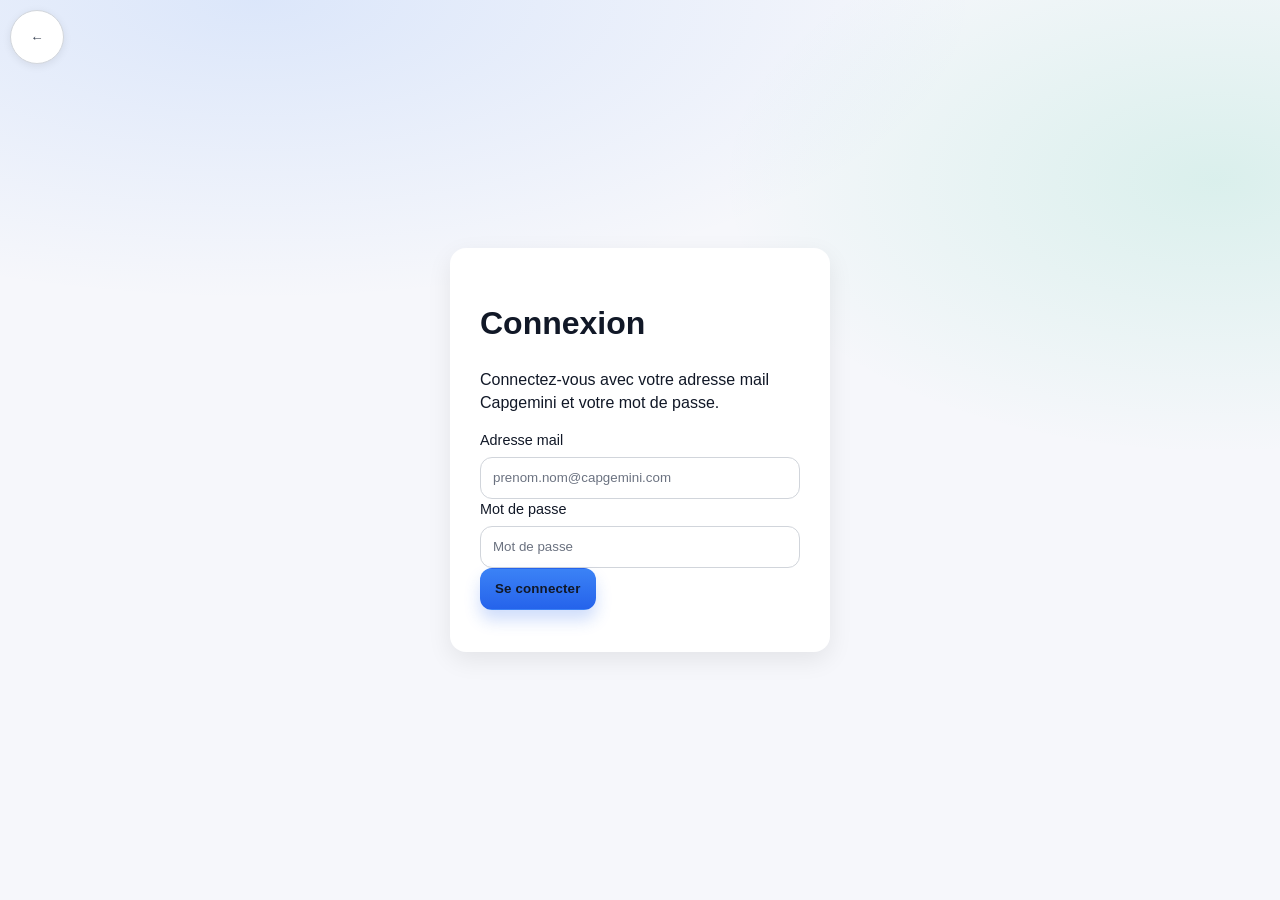
<file: frontend/index.html>
<!DOCTYPE html>
<html lang="fr">
<head>
    <meta charset="UTF-8">
    <title>Accueil — Cartographie DBA</title>
    <link rel="stylesheet" href="style.css">
</head>
<body>



<header>
  <div class="topbar">
    <h1>Cartographie des compétences DBA</h1>

    <div class="user-area">
      <span id="user-badge" class="pill"></span>

      <button id="switch-user-btn" type="button" class="btn btn-secondary btn-small">
        Changer d'utilisateur
      </button>

      <button id="logout-btn" type="button" class="btn btn-ghost btn-small">
        Déconnexion
      </button>
    </div>
  </div>

  <nav>
    <a href="index.html" class="active">Accueil</a>
    <a href="profils.html">Profils</a>
    <a href="recherche.html">Recherche</a>
    <a href="gestion.html">Gestion</a>
    <a href="utilisateurs.html" class="admin-only">Utilisateurs</a>
    <a href="validation.html" class="admin-only">Validation</a>
    <a href="synthese.html">Synthèse</a>
    <a href="historique.html">Historique</a>
    <a href="questionnaire.html">Questionnaire</a>
  </nav>
</header>




<main>
  <!-- HERO / INTRO -->
  <section class="card">
    <h2>Bienvenue 👋</h2>
    <p class="muted">
      Cet outil permet de cartographier les compétences de l’équipe DBA, d’identifier rapidement les profils adaptés
      à un besoin projet, et de suivre l’évolution des compétences (workflow de demande / validation / historique).
    </p>

    <div class="divider"></div>

    <div class="actions">
      <a class="btn btn-primary" href="profils.html">Voir les profils</a>
      <a class="btn btn-secondary" href="recherche.html">Rechercher un profil</a>
      <a class="btn btn-ghost admin-only" href="validation.html">Validation manager</a>
      <a class="btn btn-ghost" href="synthese.html">Synthèse équipe</a>
      <a class="btn btn-ghost" href="historique.html">Historique</a>
    </div>
  </section>

  <!-- INDICATEURS CLÉS -->
  <section class="card">
    <h2>Indicateurs clés</h2>
    <div id="kpi-info" class="muted" style="margin-bottom:10px;">Chargement…</div>

    <div class="grid-3">
      <div class="kpi">
        <h3>Oracle — niveau 3</h3>
        <div class="value" id="kpi-oracle-n3">-</div>
        <div class="sub">Personnes expertes actives</div>
      </div>

      <div class="kpi">
        <h3>PostgreSQL — niveau 3</h3>
        <div class="value" id="kpi-postgresql-n3">-</div>
        <div class="sub">Personnes expertes actives</div>
      </div>

      <div class="kpi">
        <h3>MySQL — niveau 3</h3>
        <div class="value" id="kpi-mysql-n3">-</div>
        <div class="sub">Personnes expertes actives</div>
      </div>

      <div class="kpi">
        <h3>Personnes</h3>
        <div class="value" id="kpi-total-personnes">-</div>
        <div class="sub">Membres cartographiés</div>
      </div>

      <div class="kpi">
        <h3>Technologies</h3>
        <div class="value" id="kpi-total-technos">-</div>
        <div class="sub">Référencées dans le catalogue</div>
      </div>
    </div>
  </section>

  <!-- CARTES D’ACCÈS RAPIDE -->
  <section class="card">
    <h2>Accès rapide</h2>
    <p class="muted" style="margin-top:-4px;">
      Commence par l’action que tu veux réaliser.
    </p>

    <div class="form-grid" style="grid-template-columns: repeat(3, minmax(220px, 1fr)); align-items:stretch;">
      <div class="card" style="margin:0;">
        <h3 class="mt-0">Profils</h3>
        <p class="muted mb-2">Consulter les compétences d’une personne et soumettre des demandes.</p>
        <a class="btn btn-secondary" href="profils.html">Ouvrir</a>
      </div>

      <div class="card" style="margin:0;">
        <h3 class="mt-0">Recherche</h3>
        <p class="muted mb-2">Trouver les meilleurs profils selon des prérequis (scoring).</p>
        <a class="btn btn-secondary" href="recherche.html">Ouvrir</a>
      </div>

      <div class="card" style="margin:0;">
        <h3 class="mt-0">Synthèse</h3>
        <p class="muted mb-2">Visualiser la couverture de l’équipe par techno / contexte.</p>
        <a class="btn btn-secondary" href="synthese.html">Ouvrir</a>
      </div>
    </div>
  </section>

</main>


<footer>
    <p>Cartographie des compétences DBA</p>
</footer>


<script src="common.js"></script>
<script>

// ✅ Indicateurs clés
function fetchJson(url, options = {}) {
  return fetch(url, {
    ...options,
    headers: {
      ...(options.headers || {}),
      "Content-Type": "application/json",
      "X-User": currentUser
    }
  }).then(async res => {
    const text = await res.text().catch(() => "");
    if (!res.ok) throw new Error(text || `HTTP ${res.status}`);
    return text ? JSON.parse(text) : null;
  });
}

async function loadKpis() {
  const info = document.getElementById("kpi-info");
  try {
    const [niveau3, personnes, technos] = await Promise.all([
      fetchJson(`${API_BASE_URL}/stats/niveau3-par-categorie?category=Oracle&category=PostgreSQL&category=MySQL`),
      fetchJson(`${API_BASE_URL}/personnes`),
      fetchJson(`${API_BASE_URL}/ref/technos`)
    ]);

    const parCategorie = {};
    (niveau3 || []).forEach(row => { parCategorie[row.category] = row.personnes; });

    document.getElementById("kpi-oracle-n3").textContent = parCategorie["Oracle"] ?? 0;
    document.getElementById("kpi-postgresql-n3").textContent = parCategorie["PostgreSQL"] ?? 0;
    document.getElementById("kpi-mysql-n3").textContent = parCategorie["MySQL"] ?? 0;
    document.getElementById("kpi-total-personnes").textContent = (personnes || []).length;
    document.getElementById("kpi-total-technos").textContent = (technos || []).length;

    info.textContent = "Calculés en temps réel depuis la base.";
  } catch (err) {
    info.textContent = "Impossible de charger les indicateurs.";
  }
}

loadKpis();

// ✅ Actions : changer d'utilisateur / déconnexion
const switchBtn = document.getElementById("switch-user-btn");
if (switchBtn) {
  switchBtn.addEventListener("click", () => {

    window.location.href = "login.html";
  });
}

const logoutBtn = document.getElementById("logout-btn");
if (logoutBtn) {
  logoutBtn.addEventListener("click", () => {
    sessionStorage.removeItem("currentUser");
    sessionStorage.removeItem("currentRole");
    window.location.href = "login.html";
  });
}


</script>

</body>
</html>
</file>
<file: frontend/style.css>
/* =========================================================
   Cartographie DBA — UI Kit (v2)
   Objectif : ergonomie + lisibilité + cohérence visuelle
   Auteur : refonte Copilot
   ========================================================= */

/* -----------------------------
   0) Reset / base
----------------------------- */
*,
*::before,
*::after {
  box-sizing: border-box;
}

html {
  -webkit-text-size-adjust: 100%;
  text-size-adjust: 100%;
}

body {
  margin: 0;
  font-family: ui-sans-serif, system-ui, -apple-system, "Segoe UI", Roboto, Helvetica, Arial, "Apple Color Emoji",
    "Segoe UI Emoji";
  line-height: 1.45;
  color: var(--text);
  background: radial-gradient(1200px 500px at 20% 0%, rgba(59, 130, 246, .12), transparent 60%),
    radial-gradient(900px 500px at 95% 20%, rgba(16, 185, 129, .12), transparent 55%),
    var(--bg);
}

img,
svg,
video {
  max-width: 100%;
  height: auto;
}

a {
  color: inherit;
}

:focus-visible {
  outline: 3px solid rgba(59, 130, 246, 0.55);
  outline-offset: 2px;
  border-radius: 8px;
}

/* -----------------------------
   1) Design tokens
----------------------------- */
:root {
  /* Colors */
  --bg: #0b1220;
  --surface: rgba(255, 255, 255, 0.08);
  --surface-2: rgba(255, 255, 255, 0.12);
  --panel: rgba(255, 255, 255, 0.10);
  --panel-solid: #0f172a;

  --text: rgba(255, 255, 255, 0.92);
  --text-muted: rgba(255, 255, 255, 0.72);
  --text-subtle: rgba(255, 255, 255, 0.60);

  --border: rgba(255, 255, 255, 0.14);
  --border-strong: rgba(255, 255, 255, 0.22);

  --primary: #3b82f6;
  --primary-2: #2563eb;
  --success: #10b981;
  --warning: #f59e0b;
  --danger: #ef4444;

  --shadow: 0 10px 30px rgba(0, 0, 0, 0.35);
  --shadow-soft: 0 6px 18px rgba(0, 0, 0, 0.25);

  --thead-bg: rgba(15, 23, 42, 0.55);

  /* Layout */
  --radius: 16px;
  --radius-sm: 12px;
  --radius-xs: 10px;

  --gap: 16px;
  --gap-sm: 12px;
  --gap-xs: 8px;

  --maxw: 1200px;

  /* Typography */
  --h1: 1.35rem;
  --h2: 1.1rem;
  --h3: 1rem;

  /* Controls */
  --control-h: 42px;
  --control-pad-x: 12px;

  /* Animations */
  --ease: cubic-bezier(.2,.8,.2,1);
  --fast: 140ms var(--ease);
  --normal: 220ms var(--ease);
}

/* Optional: light mode if you ever want it */
@media (prefers-color-scheme: light) {
  :root {
    --bg: #f6f7fb;
    --surface: rgba(15, 23, 42, 0.06);
    --surface-2: rgba(15, 23, 42, 0.08);
    --panel: rgba(255, 255, 255, 0.85);
    --panel-solid: #ffffff;

    --text: rgba(15, 23, 42, 0.92);
    --text-muted: rgba(15, 23, 42, 0.72);
    --text-subtle: rgba(15, 23, 42, 0.60);

    --border: rgba(15, 23, 42, 0.12);
    --border-strong: rgba(15, 23, 42, 0.18);

    --shadow: 0 10px 26px rgba(15, 23, 42, 0.12);
    --shadow-soft: 0 6px 16px rgba(15, 23, 42, 0.10);

    --thead-bg: rgba(255, 255, 255, 0.75);
  }

  body {
    background: radial-gradient(1200px 500px at 20% 0%, rgba(59, 130, 246, .14), transparent 60%),
      radial-gradient(900px 500px at 95% 20%, rgba(16, 185, 129, .12), transparent 55%),
      var(--bg);
  }
}

/* -----------------------------
   2) Layout wrappers
----------------------------- */
header,
main,
footer {
  width: min(var(--maxw), calc(100% - 32px));
  margin: 0 auto;
}

main {
  padding: 18px 0 28px 0;
}

/* -----------------------------
   3) Topbar / Header
----------------------------- */
header {
  margin-top: 14px;
  background: linear-gradient(180deg, rgba(255, 255, 255, 0.10), rgba(255, 255, 255, 0.06));
  border: 1px solid var(--border);
  border-radius: var(--radius);
  box-shadow: var(--shadow-soft);
  padding: 14px 14px 12px 14px;
  position: sticky;
  top: 10px;
  z-index: 20;
  backdrop-filter: blur(14px);
}

header h1 {
  margin: 0;
  font-size: var(--h1);
  letter-spacing: .2px;
}

header .subtitle {
  margin-top: 4px;
  font-size: .92rem;
  color: var(--text-muted);
}

nav {
  margin-top: 10px;
  display: flex;
  flex-wrap: wrap;
  gap: 8px;
}

nav a {
  display: inline-flex;
  align-items: center;
  gap: 8px;
  padding: 8px 10px;
  border-radius: 12px;
  text-decoration: none;
  color: var(--text-muted);
  border: 1px solid transparent;
  transition: background var(--fast), border-color var(--fast), color var(--fast), transform var(--fast);
}

nav a:hover {
  color: var(--text);
  background: rgba(255, 255, 255, 0.08);
  border-color: var(--border);
}

nav a:active {
  transform: translateY(1px);
}

/* Optionnel : mettre un lien actif en ajoutant class="active" dans le HTML */
nav a.active {
  color: var(--text);
  background: linear-gradient(180deg, rgba(59, 130, 246, 0.22), rgba(59, 130, 246, 0.12));
  border-color: rgba(59, 130, 246, 0.35);
}

/* -----------------------------
   4) Cards / Sections
----------------------------- */
.card {
  background: linear-gradient(180deg, rgba(255, 255, 255, 0.10), rgba(255, 255, 255, 0.06));
  border: 1px solid var(--border);
  border-radius: var(--radius);
  box-shadow: var(--shadow-soft);
  padding: 16px;
  margin-bottom: 16px;
  backdrop-filter: blur(14px);
}

.card h2 {
  margin: 0 0 10px 0;
  font-size: var(--h2);
  letter-spacing: .15px;
}

.card h3 {
  margin: 12px 0 8px 0;
  font-size: var(--h3);
  color: var(--text);
}

.muted {
  color: var(--text-muted);
}

/* Divider utility */
.divider {
  height: 1px;
  background: var(--border);
  margin: 12px 0;
}

/* -----------------------------
   5) Forms
----------------------------- */
label {
  display: block;
  font-size: .9rem;
  color: var(--text-muted);
  margin-bottom: 6px;
}

input,
select,
textarea {
  width: 100%;
  height: var(--control-h);
  padding: 0 var(--control-pad-x);
  border-radius: 12px;
  border: 1px solid var(--border);
  background: rgba(255, 255, 255, 0.06);
  color: var(--text);
  transition: border-color var(--fast), background var(--fast), box-shadow var(--fast);
}

textarea {
  min-height: 110px;
  padding: 10px 12px;
  height: auto;
  resize: vertical;
}

input::placeholder,
textarea::placeholder {
  color: rgba(255, 255, 255, 0.45);
}

select {
  appearance: none;
  background-image:
    linear-gradient(45deg, transparent 50%, rgba(255,255,255,0.65) 50%),
    linear-gradient(135deg, rgba(255,255,255,0.65) 50%, transparent 50%);
  background-position:
    calc(100% - 18px) calc(50% - 3px),
    calc(100% - 12px) calc(50% - 3px);
  background-size:
    6px 6px,
    6px 6px;
  background-repeat: no-repeat;
  padding-right: 34px;
}

input:focus,
select:focus,
textarea:focus {
  outline: none;
  border-color: rgba(59, 130, 246, 0.65);
  box-shadow: 0 0 0 4px rgba(59, 130, 246, 0.18);
  background: rgba(255, 255, 255, 0.08);
}

.field {
  display: flex;
  flex-direction: column;
  gap: 0;
}

.form-grid {
  display: grid;
  grid-template-columns: repeat(4, minmax(180px, 1fr));
  gap: 12px;
  align-items: end;
}

@media (max-width: 1100px) {
  .form-grid { grid-template-columns: repeat(2, minmax(180px, 1fr)); }
}

@media (max-width: 640px) {
  .form-grid { grid-template-columns: 1fr; }
}

/* Checkboxes */
input[type="checkbox"] {
  width: 18px;
  height: 18px;
  accent-color: var(--primary);
}

/* Inline helpers */
.actions {
  display: flex;
  gap: 10px;
  flex-wrap: wrap;
  align-items: center;
}

/* -----------------------------
   6) Buttons (variants)
----------------------------- */
button,
.btn {
  height: var(--control-h);
  padding: 0 14px;
  border-radius: 12px;
  border: 1px solid transparent;
  cursor: pointer;
  font-weight: 600;
  letter-spacing: .15px;
  transition: transform var(--fast), background var(--fast), border-color var(--fast), opacity var(--fast);
  user-select: none;
  display: inline-flex;
  align-items: center;
  justify-content: center;
  gap: 8px;
}

button:active,
.btn:active {
  transform: translateY(1px);
}

.btn-primary,
button {
  background: linear-gradient(180deg, rgba(59,130,246,1), rgba(37,99,235,1));
  color: #fff;
  box-shadow: 0 10px 16px rgba(37,99,235,0.22);
}

.btn-primary:hover,
button:hover {
  background: linear-gradient(180deg, rgba(59,130,246,1), rgba(29,78,216,1));
  border-color: rgba(255,255,255,0.16);
}

.btn-secondary {
  background: rgba(255,255,255,0.08);
  border-color: var(--border);
  color: var(--text);
}

.btn-secondary:hover {
  background: rgba(255,255,255,0.12);
  border-color: var(--border-strong);
}

.btn-danger {
  background: linear-gradient(180deg, rgba(239,68,68,1), rgba(220,38,38,1));
  color: #fff;
  box-shadow: 0 10px 16px rgba(239,68,68,0.18);
}

.btn-danger:hover {
  background: linear-gradient(180deg, rgba(239,68,68,1), rgba(185,28,28,1));
}

.btn-ghost {
  background: transparent;
  border-color: var(--border);
  color: var(--text);
}

.btn-ghost:hover {
  background: rgba(255,255,255,0.08);
}

button:disabled,
.btn:disabled {
  opacity: 0.55;
  cursor: not-allowed;
  transform: none;
}

/* Small button utility */
.btn-sm {
  height: 34px;
  border-radius: 10px;
  padding: 0 10px;
  font-weight: 600;
}

/* -----------------------------
   7) Tables (modern)
----------------------------- */
.table-wrap {
  width: 100%;
  overflow: auto;
  border-radius: var(--radius);
  border: 1px solid var(--border);
  background: rgba(255, 255, 255, 0.06);
}

table {
  width: 100%;
  border-collapse: separate;
  border-spacing: 0;
  min-width: 720px;
}

thead th {
  position: sticky;
  top: 0;
  z-index: 1;
  text-align: left;
  font-size: .85rem;
  letter-spacing: .2px;
  color: var(--text-muted);
  background: var(--thead-bg);
  backdrop-filter: blur(12px);
  border-bottom: 1px solid var(--border);
  padding: 12px 12px;
  white-space: nowrap;
}

tbody td {
  padding: 12px 12px;
  border-bottom: 1px solid rgba(255, 255, 255, 0.08);
  vertical-align: top;
}

tbody tr:hover {
  background: rgba(255, 255, 255, 0.06);
}

tbody tr:last-child td {
  border-bottom: none;
}

th.right,
td.right {
  text-align: right;
}

/* -----------------------------
   8) Pills / Badges / Status
----------------------------- */
.pill {
  display: inline-flex;
  align-items: center;
  gap: 6px;
  padding: 4px 10px;
  border-radius: 999px;
  font-size: .85rem;
  border: 1px solid var(--border);
  background: rgba(255, 255, 255, 0.06);
  color: var(--text);
}

.pill.ok {
  background: rgba(16, 185, 129, 0.16);
  border-color: rgba(16, 185, 129, 0.35);
}

.pill.partial {
  background: rgba(245, 158, 11, 0.16);
  border-color: rgba(245, 158, 11, 0.35);
}

.pill.none,
.pill.rejected {
  background: rgba(239, 68, 68, 0.16);
  border-color: rgba(239, 68, 68, 0.35);
}

.pill.validated {
  background: rgba(16, 185, 129, 0.16);
  border-color: rgba(16, 185, 129, 0.35);
}

.pill.proposed {
  background: rgba(245, 158, 11, 0.16);
  border-color: rgba(245, 158, 11, 0.35);
}

/* -----------------------------
   9) KPI blocks / Bars (for synthese)
----------------------------- */
.grid-3 {
  display: grid;
  grid-template-columns: repeat(3, minmax(220px, 1fr));
  gap: 12px;
}

@media (max-width: 900px) {
  .grid-3 { grid-template-columns: 1fr; }
}

.kpi {
  background: rgba(255, 255, 255, 0.08);
  border: 1px solid var(--border);
  border-radius: var(--radius);
  padding: 14px;
}

.kpi h3 {
  margin: 0 0 6px 0;
  font-size: 1rem;
  color: var(--text);
}

.kpi .value {
  font-size: 1.7rem;
  font-weight: 800;
  letter-spacing: .3px;
}

.kpi .sub {
  margin-top: 4px;
  font-size: .9rem;
  color: var(--text-muted);
}

.bar {
  height: 10px;
  background: rgba(255, 255, 255, 0.10);
  border-radius: 999px;
  overflow: hidden;
  margin-top: 10px;
  border: 1px solid rgba(255,255,255,0.10);
}

.bar > div {
  height: 100%;
  width: 0%;
  transition: width var(--normal);
}

.bar-ok { background: var(--success); }
.bar-partial { background: var(--warning); }
.bar-none { background: var(--danger); }

/* -----------------------------
   10) Modal (for historique / synthese details)
----------------------------- */
.modal-backdrop {
  position: fixed;
  inset: 0;
  background: rgba(0,0,0,.55);
  display: none;
  align-items: center;
  justify-content: center;
  padding: 18px;
  z-index: 50;
}

.modal {
  width: min(980px, 96vw);
  max-height: 86vh;
  overflow: auto;
  border-radius: var(--radius);
  border: 1px solid var(--border);
  background: rgba(15, 23, 42, 0.92);
  box-shadow: var(--shadow);
  padding: 16px;
  backdrop-filter: blur(14px);
}

pre {
  background: rgba(255,255,255,0.06);
  border: 1px solid var(--border);
  padding: 12px;
  border-radius: 14px;
  overflow: auto;
  color: var(--text);
}

code {
  background: rgba(255,255,255,0.08);
  padding: 2px 6px;
  border-radius: 8px;
}

/* -----------------------------
   10bis) Dialogues (alert / confirm / prompt stylisés)
   Réutilise .modal-backdrop comme overlay ; .dialog-box est
   dimensionné pour un message court (contrairement à .modal).
----------------------------- */
.dialog-box {
  width: min(440px, 92vw);
  max-height: 86vh;
  overflow: auto;
  border-radius: var(--radius);
  border: 1px solid var(--border);
  background: var(--panel-solid);
  box-shadow: var(--shadow);
  padding: 20px;
  backdrop-filter: blur(14px);
  animation: dialog-in var(--normal);
}

@keyframes dialog-in {
  from { opacity: 0; transform: translateY(8px) scale(.98); }
  to   { opacity: 1; transform: none; }
}

.dialog-title {
  margin: 0 0 10px 0;
  font-size: var(--h2);
  font-weight: 700;
  color: var(--text);
}

.dialog-message {
  margin: 0 0 18px 0;
  color: var(--text-muted);
  white-space: pre-wrap;
  line-height: 1.5;
}

.dialog-box input {
  margin-bottom: 18px;
}

.dialog-actions {
  display: flex;
  justify-content: flex-end;
  gap: 10px;
}

/* -----------------------------
   11) Footer
----------------------------- */
footer {
  width: min(var(--maxw), calc(100% - 32px));
  margin: 0 auto 18px auto;
  text-align: center;
  padding: 14px 10px;
  color: var(--text-subtle);
  font-size: .85rem;
}

/* -----------------------------
   12) Utility spacing (optional)
----------------------------- */
.mt-0 { margin-top: 0 !important; }
.mt-1 { margin-top: 6px !important; }
.mt-2 { margin-top: 10px !important; }
.mt-3 { margin-top: 14px !important; }
.mb-0 { margin-bottom: 0 !important; }
.mb-1 { margin-bottom: 6px !important; }
.mb-2 { margin-bottom: 10px !important; }
.mb-3 { margin-bottom: 14px !important; }

/* -----------------------------
   13) Reduced motion
----------------------------- */
@media (prefers-reduced-motion: reduce) {
  * {
    transition: none !important;
    scroll-behavior: auto !important;
  }
}



/* Bridge : styliser les classes existantes côté JS */
.btn-edit { 
  background: rgba(255,255,255,0.08);
  border: 1px solid var(--border);
  color: var(--text);
  height: var(--control-h);
  padding: 0 14px;
  border-radius: 12px;
  cursor: pointer;
  font-weight: 600;
}
.btn-edit:hover { background: rgba(255,255,255,0.12); border-color: var(--border-strong); }

.btn-delete {
  background: linear-gradient(180deg, rgba(239,68,68,1), rgba(220,38,38,1));
  border: 1px solid rgba(239,68,68,0.35);
  color: #fff;
  height: var(--control-h);
  padding: 0 14px;
  border-radius: 12px;
  cursor: pointer;
  font-weight: 700;
}
.btn-delete:hover { background: linear-gradient(180deg, rgba(239,68,68,1), rgba(185,28,28,1)); }




/* ================================
   Recherche — Critères multi (UI)
================================ */
.criteria-list {
  margin-top: 12px;
  display: flex;
  flex-direction: column;
  gap: 10px;
}

.criterion-item {
  display: flex;
  justify-content: space-between;
  gap: 12px;
  align-items: center;
  padding: 12px;
  border: 1px solid var(--border);
  border-radius: 14px;
  background: rgba(255, 255, 255, 0.06);
  box-shadow: 0 10px 18px rgba(0,0,0,0.18);
}

.criterion-item .meta {
  font-size: 0.95em;
  line-height: 1.35;
  color: var(--text);
}

.criterion-item .meta strong {
  display: inline-block;
  margin-bottom: 4px;
}

.criterion-item .actions {
  display: flex;
  gap: 8px;
  align-items: center;
}

/* Petits boutons utilisés dans la liste des critères */
.btn-mini {
  height: 34px;
  padding: 0 10px;
  border-radius: 10px;
  border: 1px solid var(--border);
  background: rgba(255,255,255,0.08);
  color: var(--text);
  cursor: pointer;
  font-weight: 700;
}

.btn-mini:hover {
  background: rgba(255,255,255,0.12);
  border-color: var(--border-strong);
}

.btn-mini-danger {
  background: linear-gradient(180deg, rgba(239,68,68,1), rgba(220,38,38,1));
  border-color: rgba(239,68,68,0.35);
  color: #fff;
}

.btn-mini-danger:hover {
  background: linear-gradient(180deg, rgba(239,68,68,1), rgba(185,28,28,1));
}



/* Bridge: boutons générés par JS sur validation.html */
.btn-validate {
  height: var(--control-h);
  padding: 0 14px;
  border-radius: 12px;
  border: 1px solid transparent;
  cursor: pointer;
  font-weight: 700;
  background: linear-gradient(180deg, rgba(16,185,129,1), rgba(5,150,105,1));
  color: #fff;
  box-shadow: 0 10px 16px rgba(16,185,129,0.18);
}
.btn-validate:hover {
  background: linear-gradient(180deg, rgba(16,185,129,1), rgba(4,120,87,1));
}

.btn-reject {
  height: var(--control-h);
  padding: 0 14px;
  border-radius: 12px;
  border: 1px solid rgba(239,68,68,0.35);
  cursor: pointer;
  font-weight: 700;
  background: linear-gradient(180deg, rgba(239,68,68,1), rgba(220,38,38,1));
  color: #fff;
  box-shadow: 0 10px 16px rgba(239,68,68,0.18);
}
.btn-reject:hover {
  background: linear-gradient(180deg, rgba(239,68,68,1), rgba(185,28,28,1));
}

/* Badge manager: utilise le style “pill” sans inline style */
#manager-badge {
  border: 1px solid var(--border);
}



details summary.btn-mini {
  list-style: none;
}
details summary.btn-mini::-webkit-details-marker {
  display: none;
}



/* Historique: pills plus homogènes */
.pill.proposed, .pill.validated, .pill.rejected {
  display: inline-flex;
  align-items: center;
  gap: 6px;
  padding: 4px 10px;
  border-radius: 999px;
  font-weight: 700;
}


.topbar{
  display:flex;
  align-items:center;
  justify-content:space-between;
  gap:16px;
}

.topbar h1{
  margin:0;
}

.user-area{
  display:flex;
  align-items:center;
  gap:8px;
  flex-wrap:wrap;
  justify-content:flex-end;
}

/* boutons plus compacts (sinon trop gros dans le header) */
.btn-small{
  padding:6px 10px;
  border-radius:10px;
  font-size:0.92rem;
  line-height:1;
}



/* Carte résultat */
.zebra tbody tr {
  background: #fff;
  border-radius: 12px;
  border: 1px solid #eaeaea;
}

/* Nom personne */
td strong {
  font-size: 1.05em;
}


/* Détails compétences */
.detail-item {
  margin-bottom: 8px;
  padding: 6px 8px;
  background: #f9fafb;
  border-radius: 8px;
  border: 1px solid #eee;
}

.detail-item strong {
  display: block;
  color: #2c3e50;
  font-weight: 600;
}

.detail-sub {
  font-size: 0.9em;
  color: #666;
}

/* Score */
td:nth-child(2) strong {
  padding: 4px 10px;
  border-radius: 12px;
  background: #e6f4ea;
  color: #1e7e34;
}


.score-high {
  background: #d4edda;
  color: #155724;
  padding: 4px 10px;
  border-radius: 10px;
}

.score-medium {
  background: #fff3cd;
  color: #856404;
  padding: 4px 10px;
  border-radius: 10px;
}

.score-low {
  background: #f8d7da;
  color: #721c24;
  padding: 4px 10px;
  border-radius: 10px;
}


.techno-block {
  margin-bottom: 10px;
  padding: 8px;
  background: #ffffff;
  border-radius: 10px;
  border: 1px solid #e6e6e6;
}

.techno-title {
  font-weight: 600;
  color: #2c3e50;
  margin-bottom: 4px;
}

.detail-sub {
  font-size: 0.9em;
  color: #666;
  margin-left: 5px;
}


/* Colonne score alignée */
th.right,
td:nth-child(2) {
  text-align: center;
}


.history-object {
  font-weight: 600;
}

.history-change {
  font-weight: 600;
}

.change-create {
  color: #16a34a;
}

.change-update {
  color: #2563eb;
}

.change-delete {
  color: #dc2626;
}

.back-btn {
  position: fixed;

  top: 10px;
  left: 10px;

  width: 54px !important;
  height: 54px !important;
  min-width: 36px;

  padding: 0 !important;

  display: flex;
  align-items: center;
  justify-content: center;

  border-radius: 50% !important;

  background: white !important;
  color: #374151 !important;

  border: 1px solid #d1d5db !important;

  box-shadow: 0 2px 8px rgba(0,0,0,0.08);

  z-index: 9999;
}

.back-btn:hover {
  background: #f9fafb !important;
}



input,
select,
textarea,
select option,
.zebra tbody td {
  color: #111827 !important;
}

input,
select,
textarea {
  background: #ffffff !important;
}

input::placeholder,
textarea::placeholder {
  color: #6b7280 !important;
}

/* Les tableaux .zebra ont un fond de ligne toujours blanc (cf. "Carte
   résultat" plus haut) : les éléments qui suivent le thème (texte clair
   en mode sombre) y deviennent illisibles (texte blanc sur blanc).
   On les force donc dans le même style clair que le reste de la ligne. */
.zebra tbody .btn-edit,
.zebra tbody .btn-secondary {
  background: rgba(15, 23, 42, 0.06);
  color: #111827;
  border-color: rgba(15, 23, 42, 0.16);
}

.zebra tbody .btn-edit:hover,
.zebra tbody .btn-secondary:hover {
  background: rgba(15, 23, 42, 0.12);
}

.zebra tbody .pill {
  color: #111827;
}
</file>
